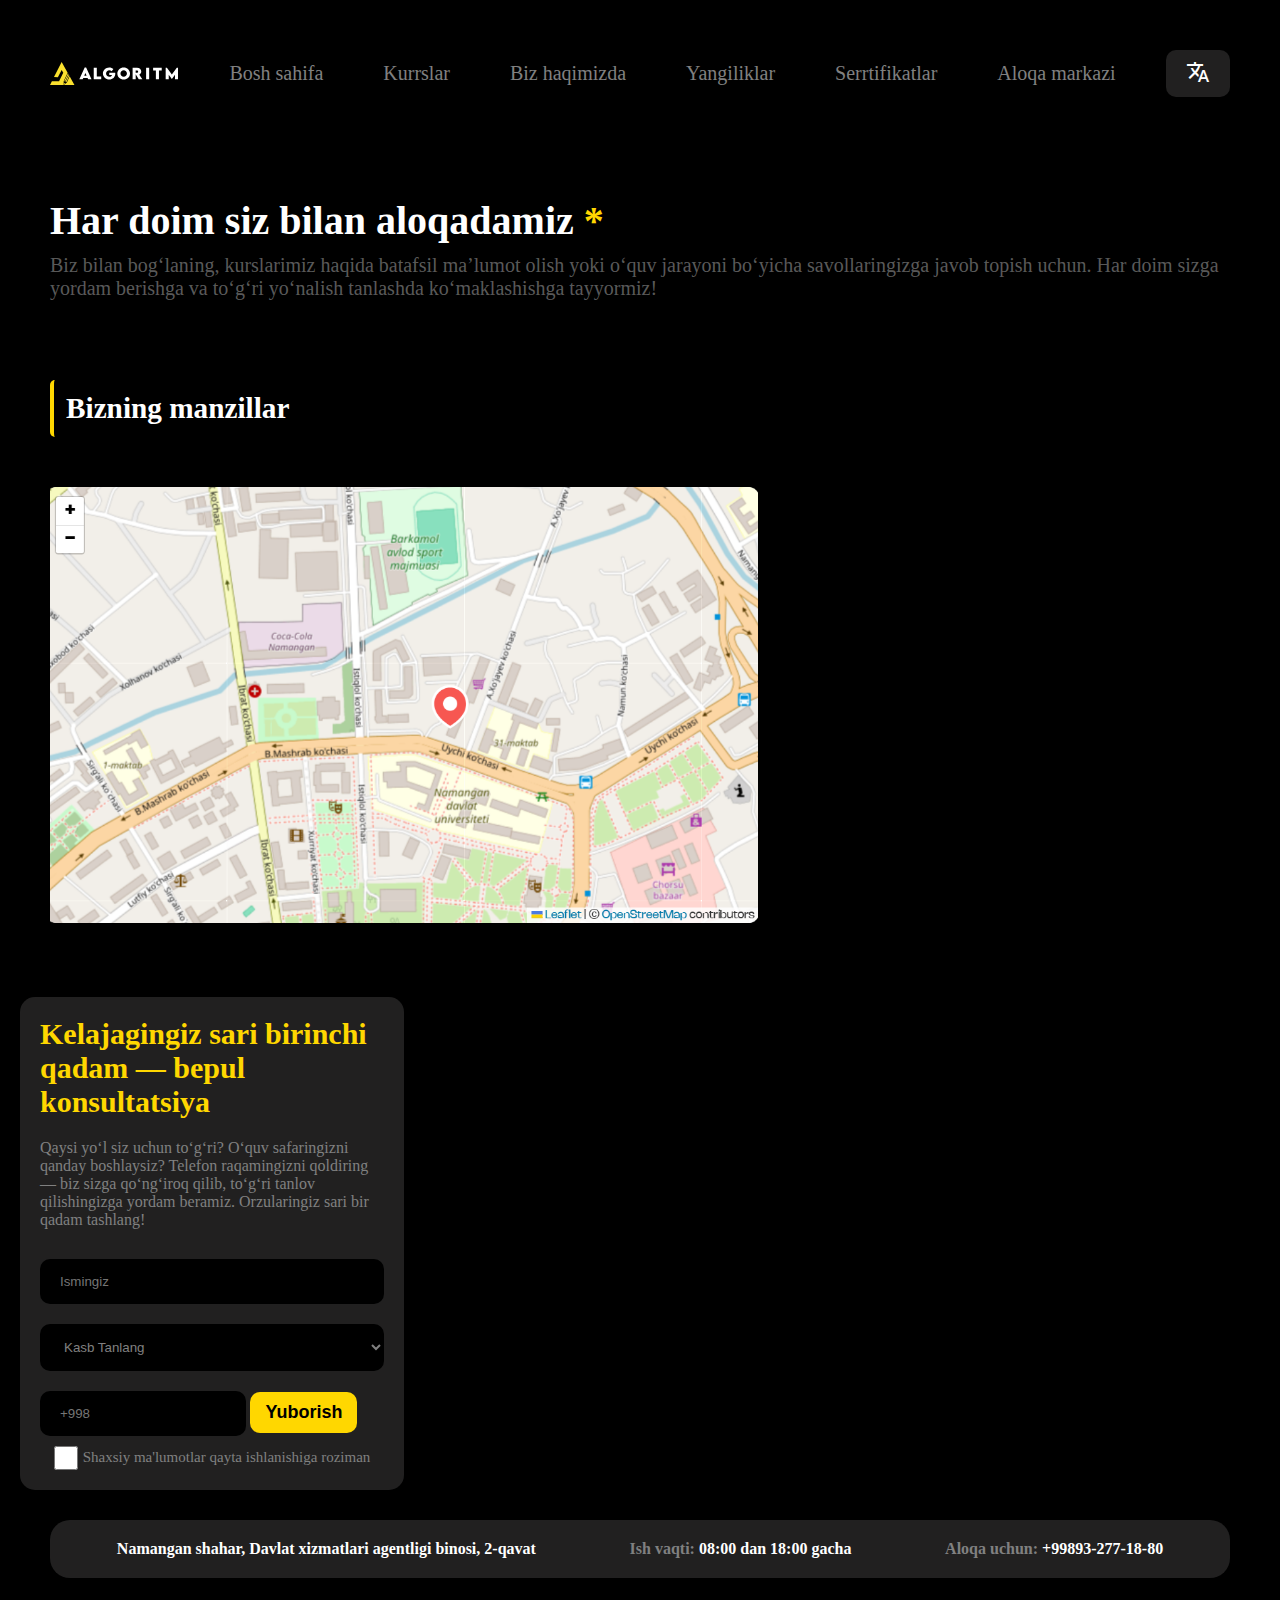
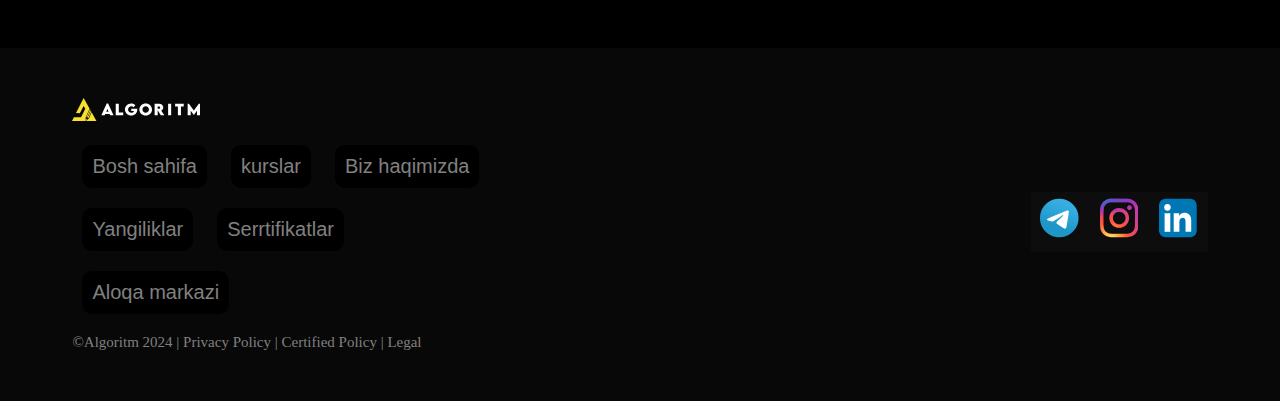
<file: aloqa.html>
<!DOCTYPE html>
<html lang="en">
<head>
    
    <link href="https://fonts.googleapis.com/css2?family=Material+Symbols+Outlined" rel="stylesheet" />

    <meta charset="UTF-8">
    <meta name="viewport" content="width=device-width, initial-scale=1.0">
    <title>Document</title>
    <link rel="stylesheet" href="./assets/css/style5.css">
</head>
<body>
    <nav class="container">
        <img src="./assets/icons/algoritm.logo.svg" alt="">
        <ul>
            <li>
                <a href="http://127.0.0.1:5501/index.html">Bosh sahifa</a>
            </li>
            <li>
                <a href="??">Kurrslar</a>
            </li>
            <li>
                <a href="http://127.0.0.1:5501/Biz%20haqimizda.html">Biz haqimizda</a>
            </li>
            <li>
                <a href="http://127.0.0.1:5501/Yangiliklarr.html">Yangiliklar</a>
            </li>
            <li>
                <a href="http://127.0.0.1:5501/Sertifikatlar.html">Serrtifikatlar</a>
            </li>
            <li>
                <a href="http://127.0.0.1:5501/aloqa.html">Aloqa markazi</a>
            </li>
        </ul>

        <span class="material-symbols-outlined board">
            grid_view
        </span>

        <button>
            <span class="material-symbols-outlined">
                translate
            </span>
        </button>
    </nav>

<div class="texts container">
    <div class="text-1">
        <h1>Har doim siz bilan aloqadamiz <span>*</span></h1>
        <p>Biz bilan bog‘laning, kurslarimiz haqida batafsil ma’lumot olish yoki o‘quv jarayoni bo‘yicha savollaringizga javob topish uchun. Har doim sizga yordam berishga va to‘g‘ri yo‘nalish tanlashda ko‘maklashishga tayyormiz!</p>
    </div>
</div>

<div class="maps container">
        <div class="text-8">
            <h3>Bizning manzillar</h3>
        </div>

        <div class="map-img">
            <img src="./assets/imgs/map.png" alt="Bu yerda rasm bor !!!">
        </div>
    </div>


     <div class="result-right">
            <h3>Kelajagingiz sari birinchi qadam — bepul konsultatsiya</h3>
            <p>Qaysi yo‘l siz uchun to‘g‘ri? O‘quv safaringizni qanday boshlaysiz? Telefon raqamingizni qoldiring — biz
                sizga qo‘ng‘iroq qilib, to‘g‘ri tanlov qilishingizga yordam beramiz. Orzularingiz sari bir qadam
                tashlang!</p>
            <form action="">
                <input type="text" placeholder="Ismingiz">
                <select name="" id="">
                    <option value="">Kasb Tanlang</option>
                    <option value="">Web dasturlash</option>
                    <option value="">Grafik Dizayn</option>
                    <option value="">SMM</option>
                    <option value="">IT KIDS</option>
                    <option value="">Kiber havfsizlik</option>
                </select>

                <input type="number" placeholder="+998">
                <button>Yuborish</button>
                <div class="chek-box">
                    <input type="checkbox">
                    <p>Shaxsiy ma'lumotlar qayta ishlanishiga roziman</p>

                </div>
            </form>
        </div>
    </div>


    <div class="number container">
        <div class="text-9">
            <h4>Namangan shahar, Davlat xizmatlari agentligi binosi, 2-qavat</h4>
            <h4><span>Ish vaqti: </span> 08:00 dan 18:00 gacha</h4>
            <h4><span> Aloqa uchun:</span> +99893-277-18-80</h4>
        </div>
    </div>


<div class="footer container">
        <div class="left-footer">
            <div class="img-logo">
                <img src="./assets/icons/algoritm.logo.svg" alt="">
            </div>

            <div class="text-footer">
                <button>Bosh sahifa</button>
                <button>kurslar</button>
                <button>Biz haqimizda</button>
                <button>Yangiliklar</button>
                <button>Serrtifikatlar</button>
                <button>Aloqa markazi</button>
            </div>

            <p style="color: gray;
            font-size: 15px;">©Algoritm 2024 | Privacy Policy | Certified Policy | Legal</p>
        </div>

        <div class="right-footer">
            <img src="assets/imgs/saqyt.png" alt="">
        </div>

    </div>


</body>
</html>
</file>
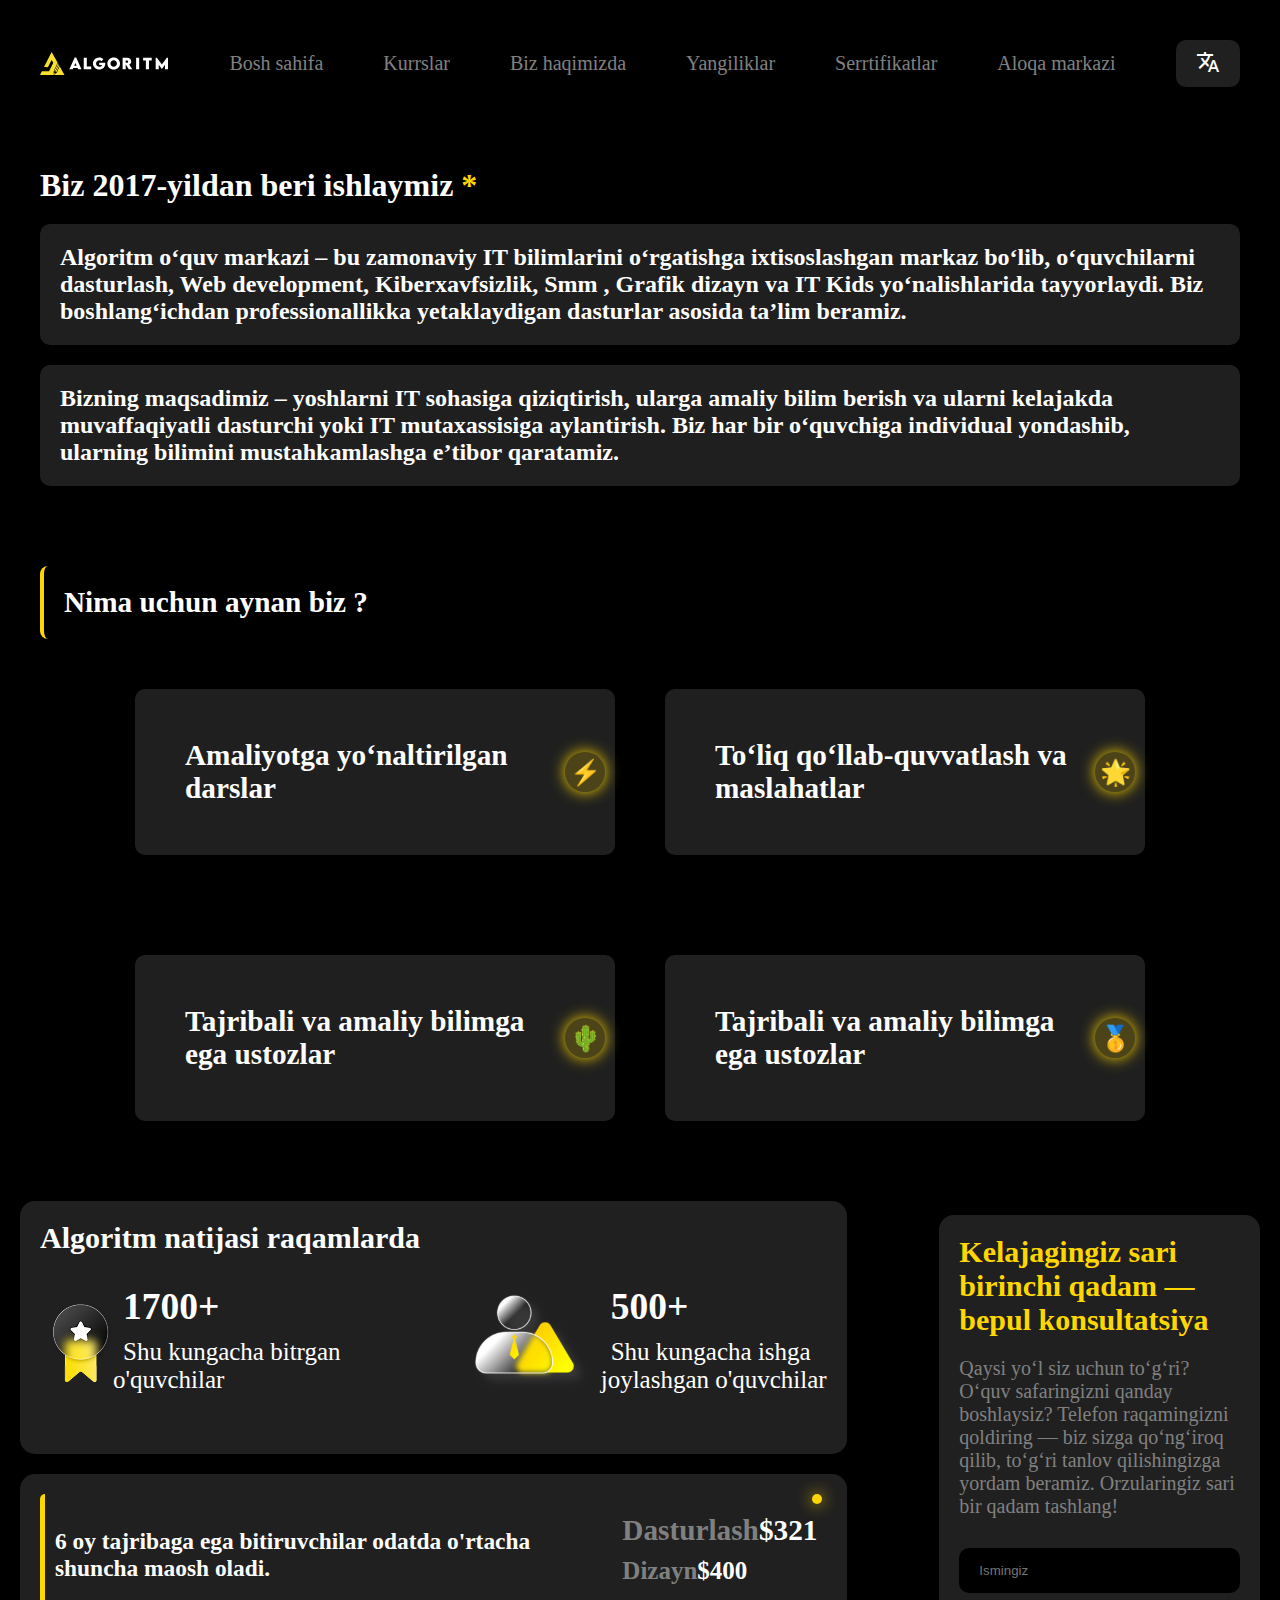
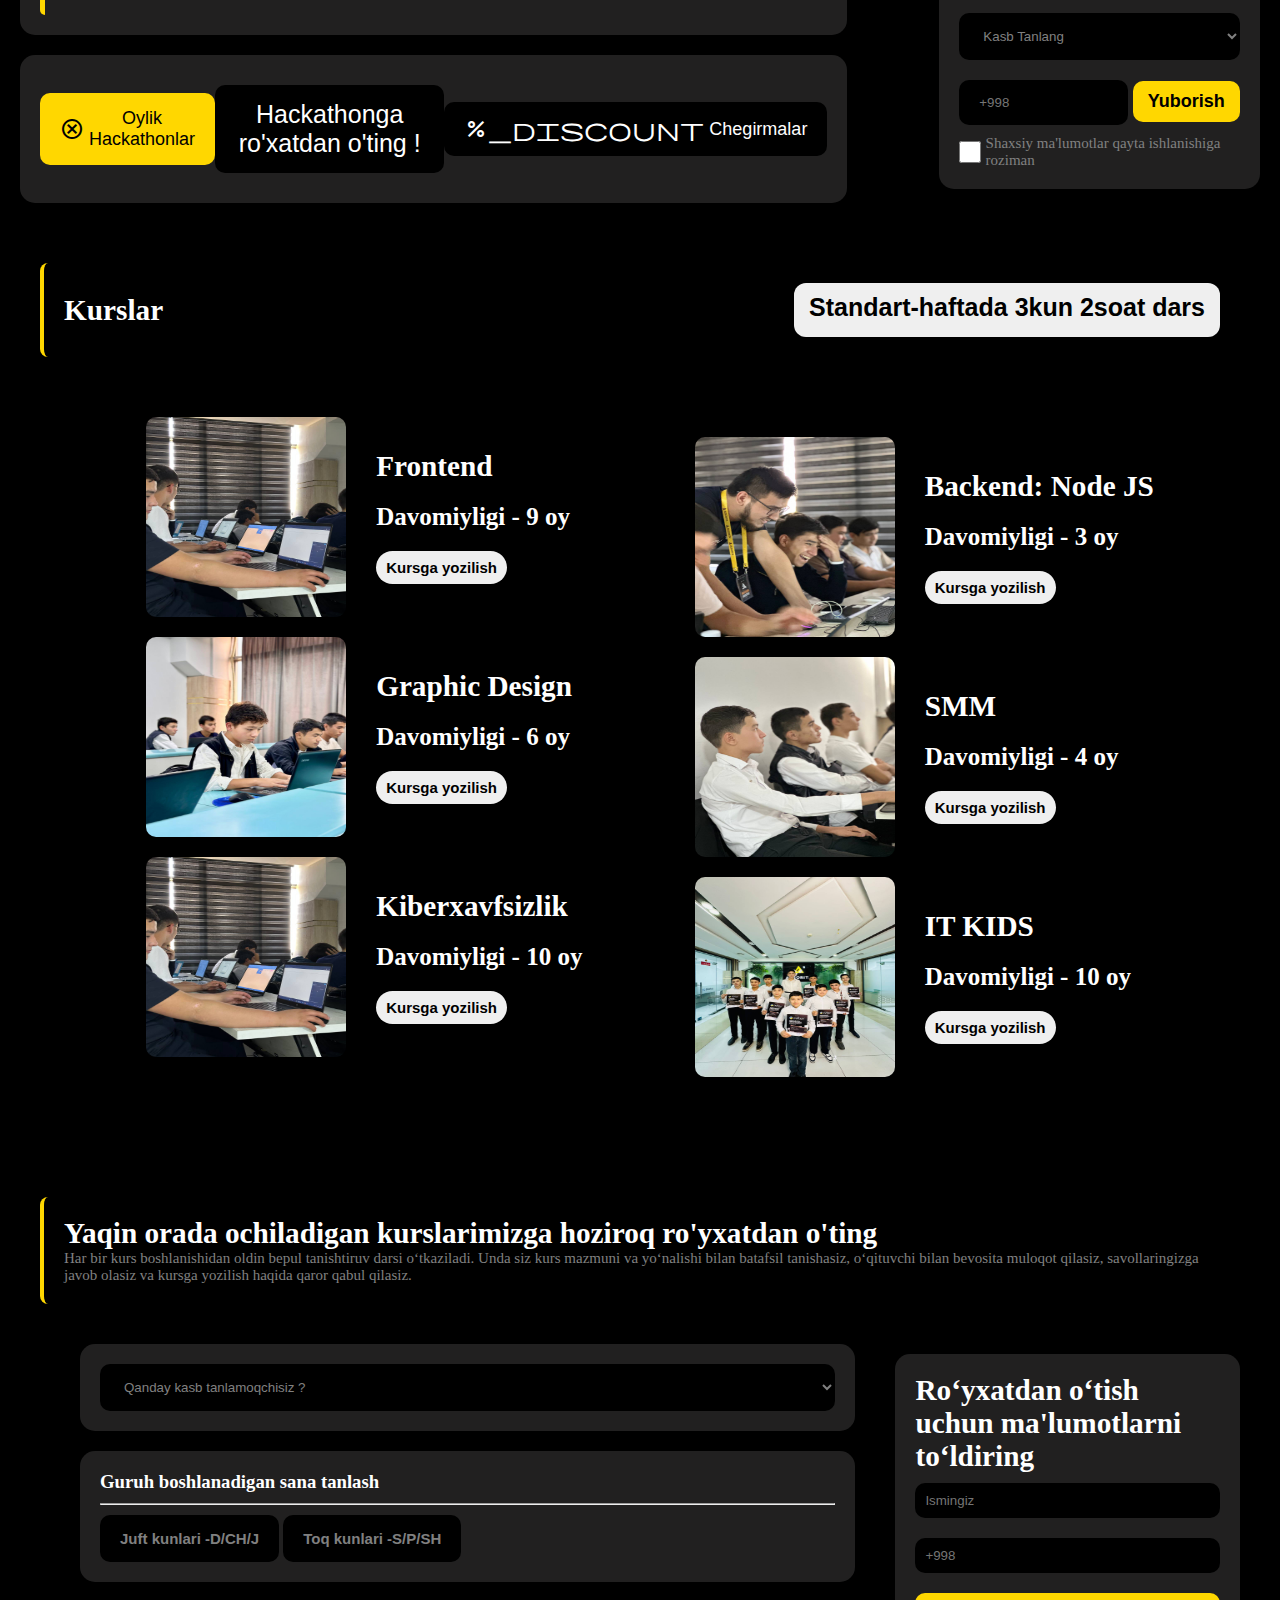
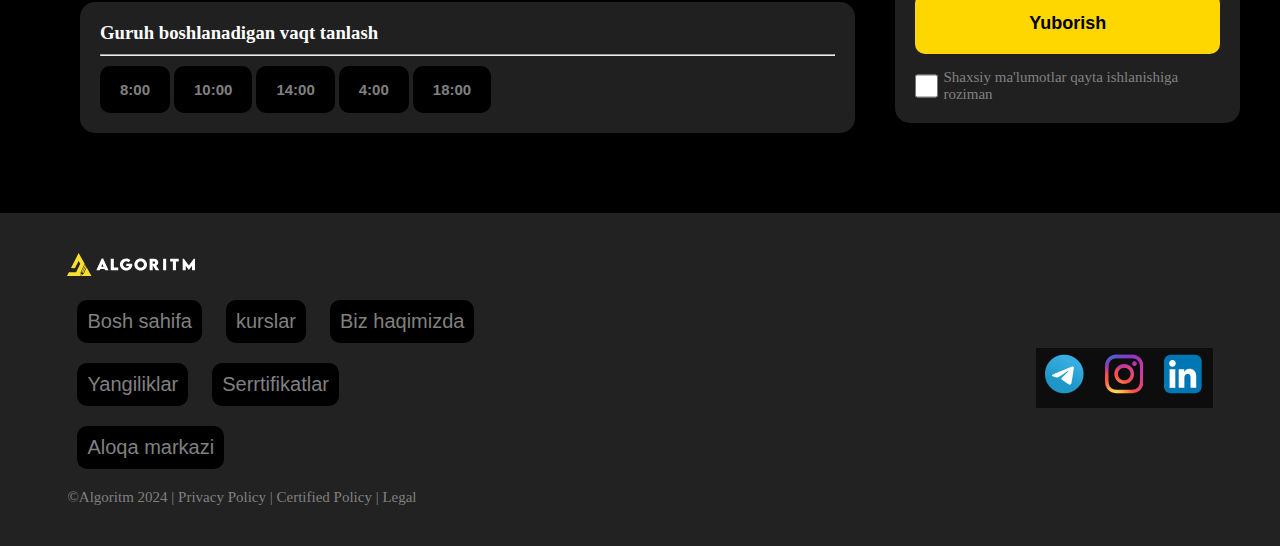
<file: Biz haqimizda.html>
<!DOCTYPE html>
<html lang="en">

<head>
    <meta charset="UTF-8">
    <link href="https://fonts.googleapis.com/css2?family=Material+Symbols+Outlined" rel="stylesheet" />
    <meta name="viewport" content="width=device-width, initial-scale=1.0">
    <title>Document</title>
    <link rel="stylesheet" href="./assets/css/style2.css">
</head>

<body>
    <nav class="container">
        <img src="./assets/icons/algoritm.logo.svg" alt="">
        <ul>
            <li>
                <a href="http://127.0.0.1:5501/index.html">Bosh sahifa</a>
            </li>
            <li>
                <a href="??">Kurrslar</a>
            </li>
            <li>
                <a href="http://127.0.0.1:5501/Biz%20haqimizda.html">Biz haqimizda</a>
            </li>
            <li>
                <a href="http://127.0.0.1:5501/Yangiliklarr.html">Yangiliklar</a>
            </li>
            <li>
                <a href="http://127.0.0.1:5501/Sertifikatlar.html">Serrtifikatlar</a>
            </li>
            <li>
                <a href="http://127.0.0.1:5501/aloqa.html">Aloqa markazi</a>
            </li>
        </ul>

        <span class="material-symbols-outlined board">
            grid_view
        </span>

        <button>
            <span class="material-symbols-outlined">
                translate
            </span>
        </button>
    </nav>

    <div class="we container">
        <h1>Biz 2017-yildan beri ishlaymiz <span>*</span></h1>
        <div class="text-1 box">
            <h2>Algoritm o‘quv markazi – bu zamonaviy IT bilimlarini o‘rgatishga ixtisoslashgan markaz bo‘lib,
                o‘quvchilarni dasturlash, Web development, Kiberxavfsizlik, Smm , Grafik dizayn va IT Kids
                yo‘nalishlarida tayyorlaydi. Biz boshlang‘ichdan professionallikka yetaklaydigan dasturlar asosida
                ta’lim beramiz.</h2>
        </div>

        <div class="text-2 box">
            <h2>Bizning maqsadimiz – yoshlarni IT sohasiga qiziqtirish, ularga amaliy bilim berish va ularni kelajakda
                muvaffaqiyatli dasturchi yoki IT mutaxassisiga aylantirish. Biz har bir o‘quvchiga individual yondashib,
                ularning bilimini mustahkamlashga e’tibor qaratamiz.</h2>
        </div>
    </div>

    <div class="what container">
        <div class="text-3">
            <h3>Nima uchun aynan biz ?</h3>
        </div>

        <div class="cataloggs">
            <div class="catalogg">
                <h3>Amaliyotga yo‘naltirilgan darslar</h3>
            </div>

            <div class="catalogg">
                <h3>To‘liq qo‘llab-quvvatlash va maslahatlar</h3>
            </div>

            <div class="catalogg">
                <h3>Tajribali va amaliy bilimga ega ustozlar</h3>
            </div>


            <div class="catalogg">
                <h3>Tajribali va amaliy bilimga ega ustozlar</h3>
            </div>
        </div>
    </div>


    <div class="results-boxes container">
        <div class="result-left">
            <div class="left-box">
                <h2>Algoritm natijasi raqamlarda</h2>
                <div class="boxes">
                    <div class="box2">
                        <div class="box-img">
                            <img src="./assets/imgs/natija.png" alt="">
                        </div>

                        <div class="box-text">
                            <h2>1700+</h2>
                            <p>Shu kungacha bitrgan o'quvchilar</p>
                        </div>
                    </div>

                    <div class="box2">
                        <div class="box-img">
                            <img src="./assets/icons/500+.svg" alt="">
                        </div>
                        <div class="box-text">
                            <h2>500+</h2>
                            <p>Shu kungacha ishga joylashgan o'quvchilar</p>
                        </div>
                    </div>
                </div>
            </div>

            <div class="left-box">
                <div class="left-box2">
                    <div class="linear">
                        <h3>
                            6 oy tajribaga ega bitiruvchilar odatda o'rtacha shuncha maosh oladi.</h3>
                        <div class="text-">
                            <h3><span style="color: gray;">Dasturlash</span>$321</h3>
                            <h3><span style="color:gray;">Dizayn</span>$400</h3>

                        </div>
                    </div>
                </div>
            </div>

            <div class="left-box">
                <div class="left-box3">
                    <button><span class="material-symbols-outlined">
                            cancel
                        </span> Oylik Hackathonlar</button>
                    <button>Hackathonga ro'xatdan o'ting !</button>
                    <button><span class="material-symbols-outlined">
                            percent_discount
                        </span> Chegirmalar</button>
                </div>
            </div>
        </div>


        <div class="result-right">
            <h3>Kelajagingiz sari birinchi qadam — bepul konsultatsiya</h3>
            <p>Qaysi yo‘l siz uchun to‘g‘ri? O‘quv safaringizni qanday boshlaysiz? Telefon raqamingizni qoldiring — biz
                sizga qo‘ng‘iroq qilib, to‘g‘ri tanlov qilishingizga yordam beramiz. Orzularingiz sari bir qadam
                tashlang!</p>
            <form action="">
                <input type="text" placeholder="Ismingiz">
                <select name="" id="">
                    <option value="">Kasb Tanlang</option>
                    <option value="">Web dasturlash</option>
                    <option value="">Grafik Dizayn</option>
                    <option value="">SMM</option>
                    <option value="">IT KIDS</option>
                    <option value="">Kiber havfsizlik</option>
                </select>

                <input type="number" placeholder="+998">
                <button>Yuborish</button>
                <div class="chek-box">
                    <input type="checkbox">
                    <p>Shaxsiy ma'lumotlar qayta ishlanishiga roziman</p>

                </div>
            </form>
        </div>
    </div>



    <div class="kurslar container">
        <div class="text-3">
            <h3>Kurslar</h3>
            <button>Standart-haftada 3kun 2soat dars</button>
        </div>

        <div class="catalogs container">
            <div class="catalog-left">
                <div class="catalog">
                    <img src="./assets/imgs/frontend.jpg" alt="">
                    <div class="text-4">
                        <h3>Frontend</h3>
                        <p>Davomiyligi - 9 oy</p>
                        <button>Kursga yozilish</button>
                    </div>
                </div>


                <div class="catalog">
                    <img src="./assets/imgs/Graphic Design.jpg" alt="">
                    <div class="text-4">
                        <h3>Graphic Design</h3>
                        <p>Davomiyligi - 6 oy</p>
                        <button>Kursga yozilish</button>
                    </div>
                </div>


                <div class="catalog">
                    <img src="./assets/imgs/Kiberxavfsizlik.jpg" alt="">
                    <div class="text-4">
                        <h3>Kiberxavfsizlik</h3>
                        <p>Davomiyligi - 10 oy</p>
                        <button>Kursga yozilish</button>
                    </div>
                </div>
            </div>


            <div class="catalog-right">
                <div class="catalog">
                    <img src="./assets/imgs/backen.jpg" alt="">
                    <div class="text-4">
                        <h3>Backend: Node JS</h3>
                        <p>Davomiyligi - 3 oy</p>
                        <button>Kursga yozilish</button>
                    </div>
                </div>

                <div class="catalog">
                    <img src="./assets/imgs/SMM.jpg" alt="">
                    <div class="text-4">
                        <h3>SMM</h3>
                        <p>Davomiyligi - 4 oy</p>
                        <button>Kursga yozilish</button>
                    </div>
                </div>


                <div class="catalog">
                    <img src="./assets/imgs/IT KIDS.jpg" alt="">
                    <div class="text-4">
                        <h3>IT KIDS</h3>
                        <p>Davomiyligi - 10 oy</p>
                        <button>Kursga yozilish</button>
                    </div>
                </div>
            </div>

        </div>
    </div>

    <div class="near container">
        <div class="text-6">
            <h3>Yaqin orada ochiladigan kurslarimizga hoziroq ro'yxatdan o'ting</h3>
            <p>Har bir kurs boshlanishidan oldin bepul tanishtiruv darsi o‘tkaziladi. Unda siz kurs mazmuni va
                yo‘nalishi bilan batafsil tanishasiz, o‘qituvchi bilan bevosita muloqot qilasiz, savollaringizga javob
                olasiz va kursga yozilish haqida qaror qabul qilasiz.</p>
        </div>

        <div class="boxes2">
            <div class="left-box2 container">

                <div class="box3">
                    <select name="" id="">
                        <option value="">Qanday kasb tanlamoqchisiz ?</option>
                        <option value="">Web dasturlash</option>
                        <option value="">Kiber xafsizlik</option>
                        <option value="">Grafik dizayn</option>
                    </select>
                </div>


                <div class="box3">
                    <h3>Guruh boshlanadigan sana tanlash</h3>
                    <hr>
                    <div class="buttons">
                        <button>Juft kunlari -D/CH/J</button>
                        <button>Toq kunlari -S/P/SH</button>
                    </div>
                </div>


                <div class="box3">
                    <h3>Guruh boshlanadigan vaqt tanlash</h3>
                    <hr>
                  <div class="buttons">
                      <button>8:00</button>
                    <button>10:00</button>
                    <button>14:00</button>
                    <button>4:00</button>
                    <button>18:00</button>
                  </div>
                </div>
            </div>

            <div class="right-box2">
                <form action="" class="form2">
                    <h3>Ro‘yxatdan o‘tish uchun ma'lumotlarni to‘ldiring</h3>
                    <input type="text" placeholder="Ismingiz">
                    <input type="number" placeholder="+998">
                    <button>Yuborish</button>
                    <div class="chek-box">
                        <input type="checkbox">
                        <p>Shaxsiy ma'lumotlar qayta ishlanishiga roziman</p>
                    </div>
                </form>
            </div>
        </div>
    </div>



     <div class="footer container">
        <div class="left-footer">
            <div class="img-logo">
                <img src="./assets/icons/algoritm.logo.svg" alt="">
            </div>

            <div class="text-footer">
                <button>Bosh sahifa</button>
                <button>kurslar</button>
                <button>Biz haqimizda</button>
                <button>Yangiliklar</button>
                <button>Serrtifikatlar</button>
                <button>Aloqa markazi</button>
            </div>

            <p style="color: gray;
            font-size: 15px;">©Algoritm 2024 | Privacy Policy | Certified Policy | Legal</p>
        </div>

        <div class="right-footer">
            <img src="assets/imgs/saqyt.png" alt="">
        </div>

    </div>


</body>

</html>
</file>
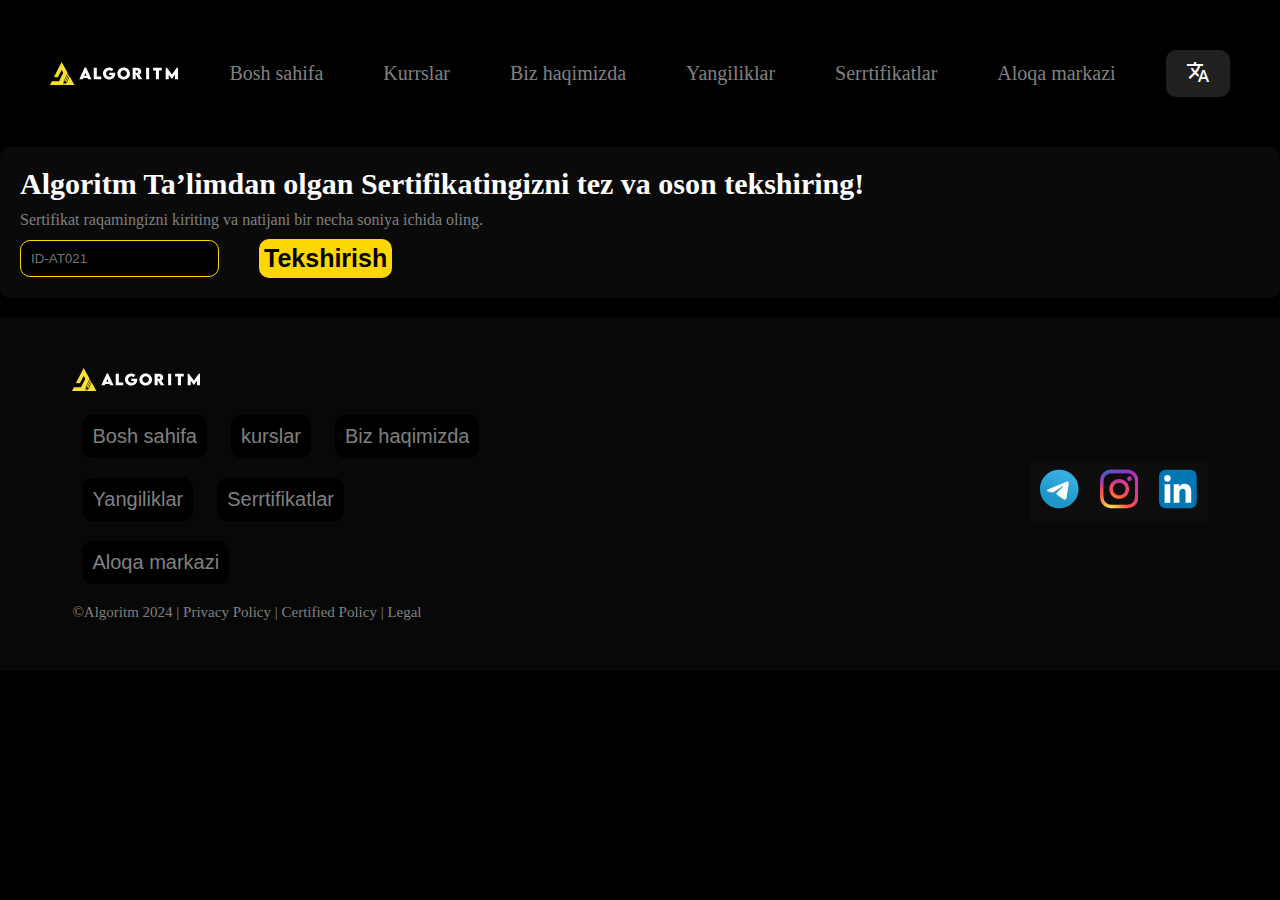
<file: Sertifikatlar.html>
<!DOCTYPE html>
<html lang="en">
<head>
    <meta charset="UTF-8">
     <link href="https://fonts.googleapis.com/css2?family=Material+Symbols+Outlined" rel="stylesheet" />

    <meta name="viewport" content="width=device-width, initial-scale=1.0">
    <title>Document</title>
    <link rel="stylesheet" href="./assets/css/style4.css">
</head>
<body>
    <nav class="container">
        <img src="./assets/icons/algoritm.logo.svg" alt="">
        <ul>
            <li>
                <a href="http://127.0.0.1:5501/index.html">Bosh sahifa</a>
            </li>
            <li>
                <a href="??">Kurrslar</a>
            </li>
            <li>
                <a href="http://127.0.0.1:5501/Biz%20haqimizda.html">Biz haqimizda</a>
            </li>
            <li>
                <a href="http://127.0.0.1:5501/Yangiliklarr.html">Yangiliklar</a>
            </li>
            <li>
                <a href="http://127.0.0.1:5501/Sertifikatlar.html">Serrtifikatlar</a>
            </li>
            <li>
                <a href="http://127.0.0.1:5501/aloqa.html">Aloqa markazi</a>
            </li>
        </ul>

        <span class="material-symbols-outlined board">
            grid_view
        </span>

        <button>
            <span class="material-symbols-outlined">
                translate
            </span>
        </button>
    </nav>

<div class="sertifikat container">
    <h1>Algoritm Ta’limdan olgan Sertifikatingizni tez va oson tekshiring!</h1>
    <p>Sertifikat raqamingizni kiriting va natijani bir necha soniya ichida oling.</p>
    <form action="">
        <input type="text" placeholder="ID-AT021">
        <button>Tekshirish</button>
    </form>
</div>


 <div class="footer container">
        <div class="left-footer">
            <div class="img-logo">
                <img src="./assets/icons/algoritm.logo.svg" alt="">
            </div>

            <div class="text-footer">
                <button>Bosh sahifa</button>
                <button>kurslar</button>
                <button>Biz haqimizda</button>
                <button>Yangiliklar</button>
                <button>Serrtifikatlar</button>
                <button>Aloqa markazi</button>
            </div>

            <p style="color: gray;
            font-size: 15px;">©Algoritm 2024 | Privacy Policy | Certified Policy | Legal</p>
        </div>

        <div class="right-footer">
            <img src="assets/imgs/saqyt.png" alt="">
        </div>

    </div>


</body>
</html>
</file>
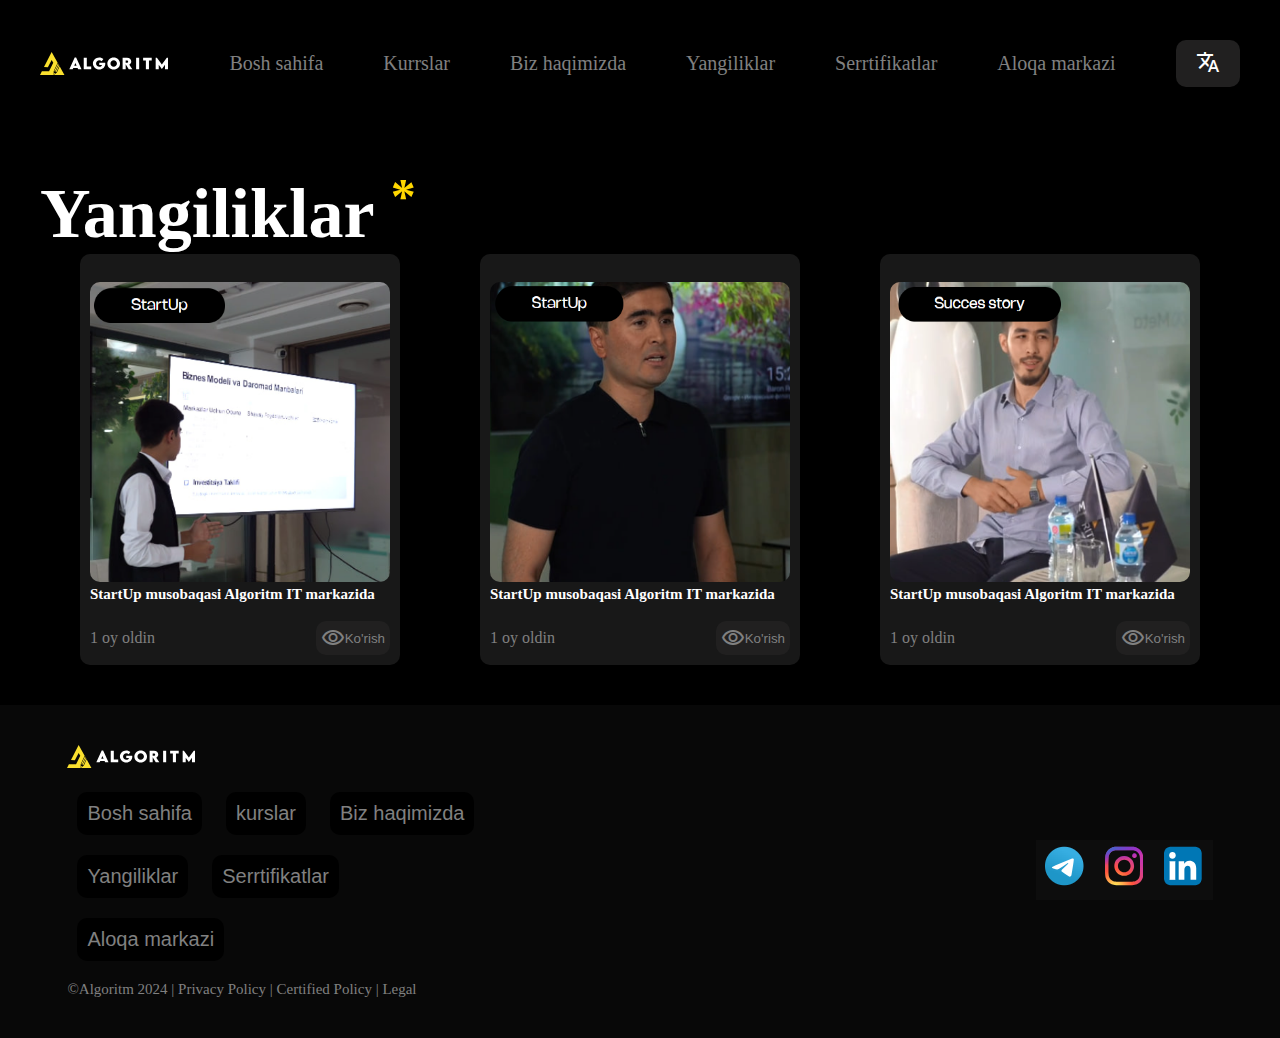
<file: Yangiliklarr.html>
<!DOCTYPE html>
<html lang="en">

<head>
    <meta charset="UTF-8">

    <link href="https://fonts.googleapis.com/css2?family=Material+Symbols+Outlined" rel="stylesheet" />

    <meta name="viewport" content="width=device-width, initial-scale=1.0">
    <title>Document</title>
    <link rel="stylesheet" href="./assets/css/sttle3.css">
</head>

<body>
    <nav class="container">
        <img src="./assets/icons/algoritm.logo.svg" alt="">
        <ul>
            <li>
                <a href="http://127.0.0.1:5501/index.html">Bosh sahifa</a>
            </li>
            <li>
                <a href="??">Kurrslar</a>
            </li>
            <li>
                <a href="http://127.0.0.1:5501/Biz%20haqimizda.html">Biz haqimizda</a>
            </li>
            <li>
                <a href="http://127.0.0.1:5501/Yangiliklarr.html">Yangiliklar</a>
            </li>
            <li>
                <a href="http://127.0.0.1:5501/Sertifikatlar.html">Serrtifikatlar</a>
            </li>
            <li>
                <a href="http://127.0.0.1:5501/aloqa.html">Aloqa markazi</a>
            </li>
        </ul>

        <span class="material-symbols-outlined board">
            grid_view
        </span>

        <button>
            <span class="material-symbols-outlined">
                translate
            </span>
        </button>
    </nav>

    <div class="yangilik container">
        <h1>Yangiliklar <sup>*</sup></h1>
        <div class="imgs">

            <div class="img">
                <br>
                <img src="./assets/imgs/StartUp.png" alt="Bu yuerda rasm bor">
                <br>
                <h2>StartUp musobaqasi Algoritm IT markazida</h2>
                <br>
                <div class="p-btn">
                    <p>1 oy oldin</p>
                    <button><span class="material-symbols-outlined">
visibility
</span> Ko'rish</button>
                </div>
            </div>

            <div class="img">
                <br>
                <img src="./assets/imgs/StartUp1.png" alt="Bu yerda rasm bor">
                <br>
                <h2>StartUp musobaqasi Algoritm IT markazida</h2>
                <br>
                <div class="p-btn">
                    <p>1 oy oldin</p>
                    <button><span class="material-symbols-outlined">
visibility
</span> Ko'rish</button>
                </div>
            </div>
            <div class="img">
                <br>
                <img src="./assets/imgs/Story.png" alt="Bu yerda rasm bor">
                <br>
                <h2>StartUp musobaqasi Algoritm IT markazida</h2>
                <br>
                <div class="p-btn">
                    <p>1 oy oldin</p>
                    <button><span class="material-symbols-outlined">
visibility
</span> Ko'rish</button>
                </div>
            </div>

        </div>
    </div>


      <div class="footer container">
        <div class="left-footer">
            <div class="img-logo">
                <img src="./assets/icons/algoritm.logo.svg" alt="">
            </div>

            <div class="text-footer">
                <button>Bosh sahifa</button>
                <button>kurslar</button>
                <button>Biz haqimizda</button>
                <button>Yangiliklar</button>
                <button>Serrtifikatlar</button>
                <button>Aloqa markazi</button>
            </div>

            <p style="color: gray;
            font-size: 15px;">©Algoritm 2024 | Privacy Policy | Certified Policy | Legal</p>
        </div>

        <div class="right-footer">
            <img src="assets/imgs/saqyt.png" alt="">
        </div>

    </div>

</body>

</html>
</file>
<file: assets/css/style5.css>
* {
    margin: 0;
    padding: 0;
    box-sizing: border-box;
    
}

body {
    background-color: black;
    color: white;
}

.container {
    width: 100%;
    max-width: 1400px;
    margin: auto;
    padding: 50px;
}

nav {
    display: flex;
    align-items: center;
    justify-content: space-between;
    background-color: black;
}

.board {
    display: none;
}

/* nav {
    position: fixed;
} */

nav>ul {
    display: flex;
    align-items: center;
    list-style: none;
    gap: 40px;
}

nav li>a {
    text-decoration: none;
    color: gray;
    font-size: 20px;
    padding: 10px;
    border-radius: 10px;
}


nav li>a:hover {
    background-color: rgb(33, 32, 32);
    color: white;
    cursor: alias;
}

nav>button {
    padding: 10px 20px;
    border-radius: 10px;
    background-color: rgb(33, 32, 32);
    color: white;
    border: none;
    cursor: pointer;
}


@media (max-width:1200px) {
    nav>ul {
        display: none;
    }

    nav>.board {
        display: block;
    }
}

.text-1 > h1 {
    font-size: 40px;
    margin-bottom: 10px;
}


.text-1 > h1 > span {
    color: gold;
}

.text-1 > p {
    font-size: 20px;
    color: rgba(128, 128, 128, 0.71);
}


.text-8 {
    display: flex;
    flex-direction: column;
     padding: 12px;
    border-left: 4px solid gold;
    border-radius: 5px;
    font-size: 25px;
    margin-top: -20px;
    margin-bottom: 50px;
}

.map-img >img {
    cursor: pointer;
    width: 60%;

}



  .number {
    margin-top: -20px;
}

.text-9 {
    display: flex;
    background-color: rgb(33, 32, 32);
    width: 100%;
    padding: 20px;
    border-radius: 20px;
    justify-content: space-around;
}

.text-9 > h4 > span {
    color: gray;
}


.result-right {
    background-color: rgb(33, 32, 32);
    width: 30%;
    padding: 20px;
    border-radius: 15px;
    margin-top: 20px;
    margin-left: 20px;
}

.result-right>h3 {
    color: gold;
    font-size: 30px;
}

.result-right>p {
    color: gray;
    margin-top: 20px;
    margin-bottom: 20px;
}

.result-left>.left-box :nth-child(2) {
    margin-top: 10px;
    margin-bottom: 10px;
    font-size: 25px;
}

input:nth-child(1) {
    padding: 15px 20px;
    outline: none;
    background-color: black;
    color: gray;
    width: 100%;
    border: none;
    border: 10px;
    border-radius: 10px;
}

select {
    padding: 15px 20px;
    outline: none;
    background-color: black;
    color: gray;
    width: 100%;
    border: none;
    border: 10px;
    border-radius: 10px;
}

input:nth-child(3) {
    padding: 15px 20px;
    outline: none;
    background-color: black;
    color: gray;
    width: 60%;
    border: none;
    border: 10px;
    border-radius: 10px;
}

form>input,
select:nth-child(2) {
    margin-top: 10px;
    margin-bottom: 10px;
}


form>button {
    background-color: gold;
    color: black;
    padding: 10px 15px;
    border-radius: 10px;
    border: none;
    font-size: 18px;
    font-weight: 900;
}

form>button:hover {
    color: white;
    background-color: black;
    cursor: no-drop;
}

.chek-box {
    display: flex;
    align-items: center;
    justify-content: center;
    gap: 5px;
}

.chek-box > input:active {
    content: "✔";
    color: black;
    background-color: green;
    height: 24px;
    width: 24px;
    padding: 2px;
    display: flex;
    align-items: center;
    justify-content: center;
    border-radius: 50%;
}

.chek-box>input {
    width: 24px;
    height: 24px;
    border-radius: px;
    cursor: pointer;

}

.chek-box>p {
    color: gray;
    font-size: 15px;
}


.text-footer {
    width: 50%;
    margin-top: 10px;
    margin-bottom: 10px;
}


.text-footer > button {
    padding: 10px;
    border: none;
    border-radius: 10px;
    font-size: 20px;
    background-color: black;
    color: gray;
    margin: 10px;
}


.text-footer > button:hover {
    background-color: rgba(128, 128, 128, 0.167);
    color: white;
    cursor: pointer;
}

.footer {
    display: flex;
    align-items: center;
    justify-content: space-around;
    background-color: rgba(61, 61, 61, 0.137);
    gap: 40px;
    margin-top: 20px;
}

.right-footer {
    cursor: pointer;
}
</file>
<file: assets/css/style2.css>
* {
    margin: 0;
    padding: 0;
    box-sizing: border-box;
    
}

body {
    background-color: black;
    color: white;
}

.container {
    width: 100%;
    max-width: 1400px;
    margin: auto;
    padding: 40px;
}

nav {
    display: flex;
    align-items: center;
    justify-content: space-between;
    background-color: black;
}

.board {
    display: none;
}

/* nav {
    position: fixed;
} */

nav>ul {
    display: flex;
    align-items: center;
    list-style: none;
    gap: 40px;
}

nav li>a {
    text-decoration: none;
    color: gray;
    font-size: 20px;
    padding: 10px;
    border-radius: 10px;
}


nav li>a:hover {
    background-color: rgb(33, 32, 32);
    color: white;
    cursor: alias;
}

nav>button {
    padding: 10px 20px;
    border-radius: 10px;
    background-color: rgb(33, 32, 32);
    color: white;
    border: none;
    cursor: pointer;
}


@media (max-width:1200px) {
    nav>ul {
        display: none;
    }

    nav>.board {
        display: block;
    }
}


.box {
    width: 100%;
    background-color: rgba(128, 128, 128, 0.242);
    margin-top: 20px;
    padding: 20px;
    border-radius: 10px;
    font-weight: 100;
    display: flex;
    flex-wrap: wrap;
}


.we>.box:nth-child(1) {
    margin-top: 10px;
    margin-bottom: 10px;
}


h1>span {
    color: gold;
   
}

.cataloggs>.catalogg {
    margin-top: 50px;
    width: 40%;
    display: flex;
    flex-direction: column;
    gap: 10px;
    font-size: 25px;
    font-weight: 900;
    position: relative;
    background-color: rgba(128, 128, 128, 0.242);
    border-radius: 10px;
    padding: 50px;
    display: flex;
    align-items: center;
    justify-content: space-around;
    flex-wrap: wrap;
}

.catalogg>p {
    color: gray;
    font-size: 10;
    font-weight: 200;
}

.catalogg::before {
    display: flex;
    align-items: center;
    justify-content: center;
    position: absolute;
    content: "⚡";
    width: 40px;
    height: 40px;
    background: rgba(255, 217, 0, 0.204);
    right: 10px;
    border-radius: 50%;
    box-shadow: 0px 0px 15px gold;
}

.cataloggs {
    display: flex;
    justify-content: center;
    flex-wrap: wrap;
    gap: 50px;
}

.cataloggs>.catalogg:nth-child(3)::before {
    content: "🌵";
}

.cataloggs>.catalogg:nth-child(4)::before {
    content: "🥇";
    color: gold;
}




.cataloggs>.catalogg:nth-child(2)::before {
    content: "🌟";
    color: gold;
}


.text-3 {
    padding: 12px;
    border-left: 4px solid gold;
    border-radius: 5px;
    font-size: 30px;
}


@media (max-width:1250px) {
    .cataloggs {
        display: flex;
        flex-direction: column;
        justify-content: center;
        flex-wrap: wrap;
        margin: auto;
    }

    .catalogg {
        margin: auto;
    }
}



.results-boxes {
    padding: 20px;
    display: flex;
    align-items: center;
    font-size: 20px;
}

.left-box {
    background-color: rgb(33, 32, 32);
    width: 90%;
    padding: 20px;
    border-radius: 15px;
    margin-top: 20px;
}

.boxes {
    display: flex;
    align-items: center;
    justify-content: space-around;
    gap: 40px;
}

.box2 {
    display: flex;
    width: 100%;
    align-items: center;
    justify-content: left;
    text-indent: 10px;
}

.linear {
    display: flex;
    align-items: center;
    gap: 40px;
    border-left: 5px solid gold;
    border-radius: 5px;
    padding: 10px;
    position: relative;
}

.linear::before {
    content: "";
    position: absolute;
    width: 10px;
    height: 10px;
    background-color: gold;
    border-radius: 50%;
    top: 0px;
    right: 5px;
    box-shadow: 0px 0px 15px gold;
}

.linear>h3 {
    display: flex;
    flex-direction: column;
    align-items: center;
}

.left-box3 {
    display: flex;
    align-items: center;
    justify-content: space-between;
}

form {
    flex-wrap: wrap;
}

.left-box3>button {
    display: flex;
    align-items: center;
    gap: 5px;
    padding: 15px 20px;
    font-size: 18px;
    border: none;
    border-radius: 10px;
    background-color: black;
    color: white;
}

.left-box3 button:nth-child(1) {
    background-color: gold;
    color: black;
}



.result-right {
    background-color: rgb(33, 32, 32);
    width: 30%;
    padding: 20px;
    border-radius: 15px;
    margin-top: 20px;
}

.result-right>h3 {
    color: gold;
    font-size: 30px;
}

.result-right>p {
    color: gray;
    margin-top: 20px;
    margin-bottom: 20px;
}

.result-left>.left-box :nth-child(2) {
    margin-top: 10px;
    margin-bottom: 10px;
    font-size: 25px;
}

input:nth-child(1) {
    padding: 15px 20px;
    outline: none;
    background-color: black;
    color: gray;
    width: 100%;
    border: none;
    border: 10px;
    border-radius: 10px;
}

select {
    padding: 15px 20px;
    outline: none;
    background-color: black;
    color: gray;
    width: 100%;
    border: none;
    border: 10px;
    border-radius: 10px;
}

input:nth-child(3) {
    padding: 15px 20px;
    outline: none;
    background-color: black;
    color: gray;
    width: 60%;
    border: none;
    border: 10px;
    border-radius: 10px;
}

form>input,
select:nth-child(2) {
    margin-top: 10px;
    margin-bottom: 10px;
}


form>button {
    background-color: gold;
    color: black;
    padding: 10px 15px;
    border-radius: 10px;
    border: none;
    font-size: 18px;
    font-weight: 900;
}

form>button:hover {
    color: white;
    background-color: black;
    cursor: no-drop;
}

.chek-box {
    display: flex;
    align-items: center;
    justify-content: center;
    gap: 5px;
}

.chek-box>input:active {
    content: "✔";
    color: black;
    background-color: green;
    height: 24px;
    width: 24px;
    padding: 2px;
    display: flex;
    align-items: center;
    justify-content: center;
    border-radius: 50%;
}

.chek-box>input {
    width: 24px;
    height: 24px;
    border-radius: px;
    cursor: pointer;

}

.chek-box>p {
    color: gray;
    font-size: 15px;
}



@media (max-width:1250px) {
    .results-boxes {
        display: flex;
        flex-direction: column;
        justify-content: center;
    }



    .boxes {
        display: flex;
        flex-direction: column;
        align-items: center;
        justify-content: left;
    }


    .linear {
        display: flex;
        flex-direction: column;
    }

    /* .linear > .text- {
        display: flex;
        align-items: center;
        justify-content: left;
        gap: 40px;
    } */

    .left-box3>button:nth-child(2) {
        display: none;
    }

    .left-box3>button:nth-child(3) {
        display: none;
    }

    .left-box3>button:nth-child(1) {
        width: 100%;
    }


    input:nth-child(3) {
        padding: 15px 20px;
        outline: none;
        background-color: black;
        color: gray;
        width: 100%;
        border: none;
        border: 10px;
        border-radius: 10px;
    }



    form>button {
        width: 100%;
    }


}




.text-3 > button {
    padding: 10px 15px 15px 15px;
    border-radius: 12px;
    border: none;
    font-weight: 900;
    font-size: 25px;
}

.catalogs {
   display: flex;
   align-items: center;
   justify-content: space-around;
}

.catalog-left> .catalog:nth-child(2){
  margin-top: 20px;
  margin-bottom: 20px;
}

.catalog-right> .catalog:nth-child(2){
  margin-top: 20px;
  margin-bottom: 20px;
}

.catalog {
    margin-left: 20px;
    width: 100%;
    display: flex;
    align-items: center;
    gap: 30px;
    font-size: 25px;
    font-weight: 900;
}

.catalog > img {
    width: 200px;
    height: 200px;
    border-radius: 10px;
} 
.text-4 > p {
    font-size: 25px;
    font-weight: 800;
    margin-top: 20px;
    margin-bottom: 20px;
}


.text-4 > button {
    padding: 8px 10px;
    border-radius: 20px;
    font-size: 15px;
    font-weight: 900;
    border: none;
}



.text-3 {
    padding: 20px;
    display: flex;
    align-items: center;
    justify-content: space-between;
    border-left: 4px solid gold;
    border-radius: 8px;
    font-size: 25px;
    font-weight: 900;
    cursor: pointer black;
}

.catalogs {
    display: flex;
    flex-wrap: wrap;
}

.catalog-right {
    margin-top: 40px;
}



@media (max-width:1250px) {
    .catalog {
        display: flex;
        flex-direction: column;
        font-size: 15px;
        justify-content: left;
    }

    .catalog > p,button {
        font-size: 15px;

    }

    .text-3 {
        display: flex;
        gap: 10px;
        flex-direction: column;
    }

    .text-3 > button {
        font-size: 10px;
    }
}


.text-6 {
    padding: 20px;
    border-left: 4px solid gold;
    border-radius: 8px;
    font-size: 25px;
    font-weight: 900;
    cursor: pointer black;
}

.text-6 > p {
    color: gray;
    font-weight: 300;
    font-size: 15px;
}





.box3 {
    background-color: rgb(33, 32, 32);
    padding: 20px;
    width: 100%;
    border-radius: 15px;
    display: flex;
    flex-direction: column;
    flex-wrap: wrap;
}

.box3:nth-child(2) {
    margin-top: 20px;
    margin-bottom: 20px;
}



.buttons > button {
     background-color: black;
    color: gray;
    border: none;
    padding: 15px 20px;
    border-radius: 10px;
    font-size: 15px;
    font-weight: 800;
}

.buttons > button:active {
    background-color: white;
    color:black;
}

.box3 > hr {
    margin-top: 10px;
    margin-bottom: 10px;
    color: gray;
}


.right-box2 {
    background-color: rgb(33, 32, 32);
    padding: 20px;
    width: 40%;
    border-radius: 15px;
    display: flex;
    flex-direction: column;
    flex-wrap: wrap;
    font-size: 25px;
    height: 50%;
}

.right-box2 > form>  input {
    width: 100%;
    border-radius: 10px;
    border: none;
    padding: 10px;
    background-color: black;
    color: gray;
}


.right-box2 > form > button {
    width: 100%;
    margin-bottom: 15px;
    margin-top:10px;
    padding: 20px;
}


.boxes2 {
    display: flex;
    justify-content: space-around;
    align-items: center;
}


@media (max-width:1250px) {
    .boxes2 {
        display: flex;
        flex-direction: column;
    }
}



.text-footer {
    width: 50%;
    margin-top: 10px;
    margin-bottom: 10px;
}


.text-footer > button {
    padding: 10px;
    border: none;
    border-radius: 10px;
    font-size: 20px;
    background-color: black;
    color: gray;
    margin: 10px;
}


.text-footer > button:hover {
    background-color: rgba(128, 128, 128, 0.167);
    color: white;
    cursor: pointer;
}

.footer {
    display: flex;
    align-items: center;
    justify-content: space-around;
    background-color: rgba(128, 128, 128, 0.266);
    gap: 40px;
}

.right-footer {
    cursor: pointer;
}
</file>
<file: assets/css/style4.css>
* {
    margin: 0;
    padding: 0;
    box-sizing: border-box;
    
}

body {
    background-color: black;
    color: white;
}

.container {
    width: 100%;
    max-width: 1400px;
    margin: auto;
    padding: 50px;
}

nav {
    display: flex;
    align-items: center;
    justify-content: space-between;
    background-color: black;
}

.board {
    display: none;
}

/* nav {
    position: fixed;
} */

nav>ul {
    display: flex;
    align-items: center;
    list-style: none;
    gap: 40px;
}

nav li>a {
    text-decoration: none;
    color: gray;
    font-size: 20px;
    padding: 10px;
    border-radius: 10px;
}


nav li>a:hover {
    background-color: rgb(33, 32, 32);
    color: white;
    cursor: alias;
}

nav>button {
    padding: 10px 20px;
    border-radius: 10px;
    background-color: rgb(33, 32, 32);
    color: white;
    border: none;
    cursor: pointer;
}


@media (max-width:1200px) {
    nav>ul {
        display: none;
    }

    nav>.board {
        display: block;
    }
}


.sertifikat {
    background-color: rgba(33, 32, 32, 0.304);
    border-radius: 10px;
    padding: 20px;
}

.sertifikat > h1 {
    font-size: 30px;
    font-weight: 900;
}

.sertifikat > p {
    color: gray;
    margin-top: 10px;
    margin-bottom: 10px;
}


form {
    display: flex;
    align-items: center;
    gap: 40px;
}

form > input {
    background-color: black;
    color: gray;
    padding: 10px;
    border-radius: 10px;
    border: 1px solid gold;
}


form > button {
    padding: 5px;
    background-color: gold;
    color: black;
    border-radius: 10px;
    border: none;
    font-size: 25px;
    font-weight: 900;
}



.text-footer {
    width: 50%;
    margin-top: 10px;
    margin-bottom: 10px;
}


.text-footer > button {
    padding: 10px;
    border: none;
    border-radius: 10px;
    font-size: 20px;
    background-color: black;
    color: gray;
    margin: 10px;
}


.text-footer > button:hover {
    background-color: rgba(128, 128, 128, 0.167);
    color: white;
    cursor: pointer;
}

.footer {
    display: flex;
    align-items: center;
    justify-content: space-around;
    background-color: rgba(61, 61, 61, 0.137);
    gap: 40px;
    margin-top: 20px;
}

.right-footer {
    cursor: pointer;
}
</file>
<file: assets/css/sttle3.css>
* {
    margin: 0;
    padding: 0;
    box-sizing: border-box;
    
}

body {
    background-color: black;
    color: white;
}

.container {
    width: 100%;
    max-width: 1400px;
    margin: auto;
    padding: 40px;
}

nav {
    display: flex;
    align-items: center;
    justify-content: space-between;
    background-color: black;
}

.board {
    display: none;
}

/* nav {
    position: fixed;
} */

nav>ul {
    display: flex;
    align-items: center;
    list-style: none;
    gap: 40px;
}

nav li>a {
    text-decoration: none;
    color: gray;
    font-size: 20px;
    padding: 10px;
    border-radius: 10px;
}


nav li>a:hover {
    background-color: rgb(33, 32, 32);
    color: white;
    cursor: alias;
}

nav>button {
    padding: 10px 20px;
    border-radius: 10px;
    background-color: rgb(33, 32, 32);
    color: white;
    border: none;
    cursor: pointer;
}


@media (max-width:1200px) {
    nav>ul {
        display: none;
    }

    nav>.board {
        display: block;
    }
}

.img > img {
    width: 300px;
    height: 300px;
    border-radius: 10px;
}

.img {
    padding: 10px;
    border-radius: 10px;
    background-color: rgba(128, 128, 128, 0.186);
}

.imgs {
    display: flex;
    justify-content: space-around;
    align-items: center;
}

.yangilik > h1 {
    font-size: 70px;
    font-weight: 900;
}

.yangilik > h1 > sup{
    color: gold;
    font-size: 50px;
    font-weight: 900;
    margin-top: 10px;
}

.img > h2 {
    font-size: 15px;
    font-weight: 900;
    margin: auto;
}

.p-btn {
    display: flex;
    justify-content: space-between;
    align-items: center;
    flex-wrap: wrap;
}

.p-btn > button {
    background-color: rgb(33, 32, 32);
    color: gray;
    border: none;
    display: flex;
    align-items: center;
    padding: 5px;
    border-radius: 10px;
    cursor: pointer;
}


.p-btn > p {
    color: gray;
}


.text-footer {
    width: 50%;
    margin-top: 10px;
    margin-bottom: 10px;
}


.text-footer > button {
    padding: 10px;
    border: none;
    border-radius: 10px;
    font-size: 20px;
    background-color: black;
    color: gray;
    margin: 10px;
}


.text-footer > button:hover {
    background-color: rgba(128, 128, 128, 0.167);
    color: white;
    cursor: pointer;
}

.footer {
    display: flex;
    align-items: center;
    justify-content: space-around;
    background-color: rgba(61, 61, 61, 0.137);
    gap: 40px;
}

.right-footer {
    cursor: pointer;
}
</file>
